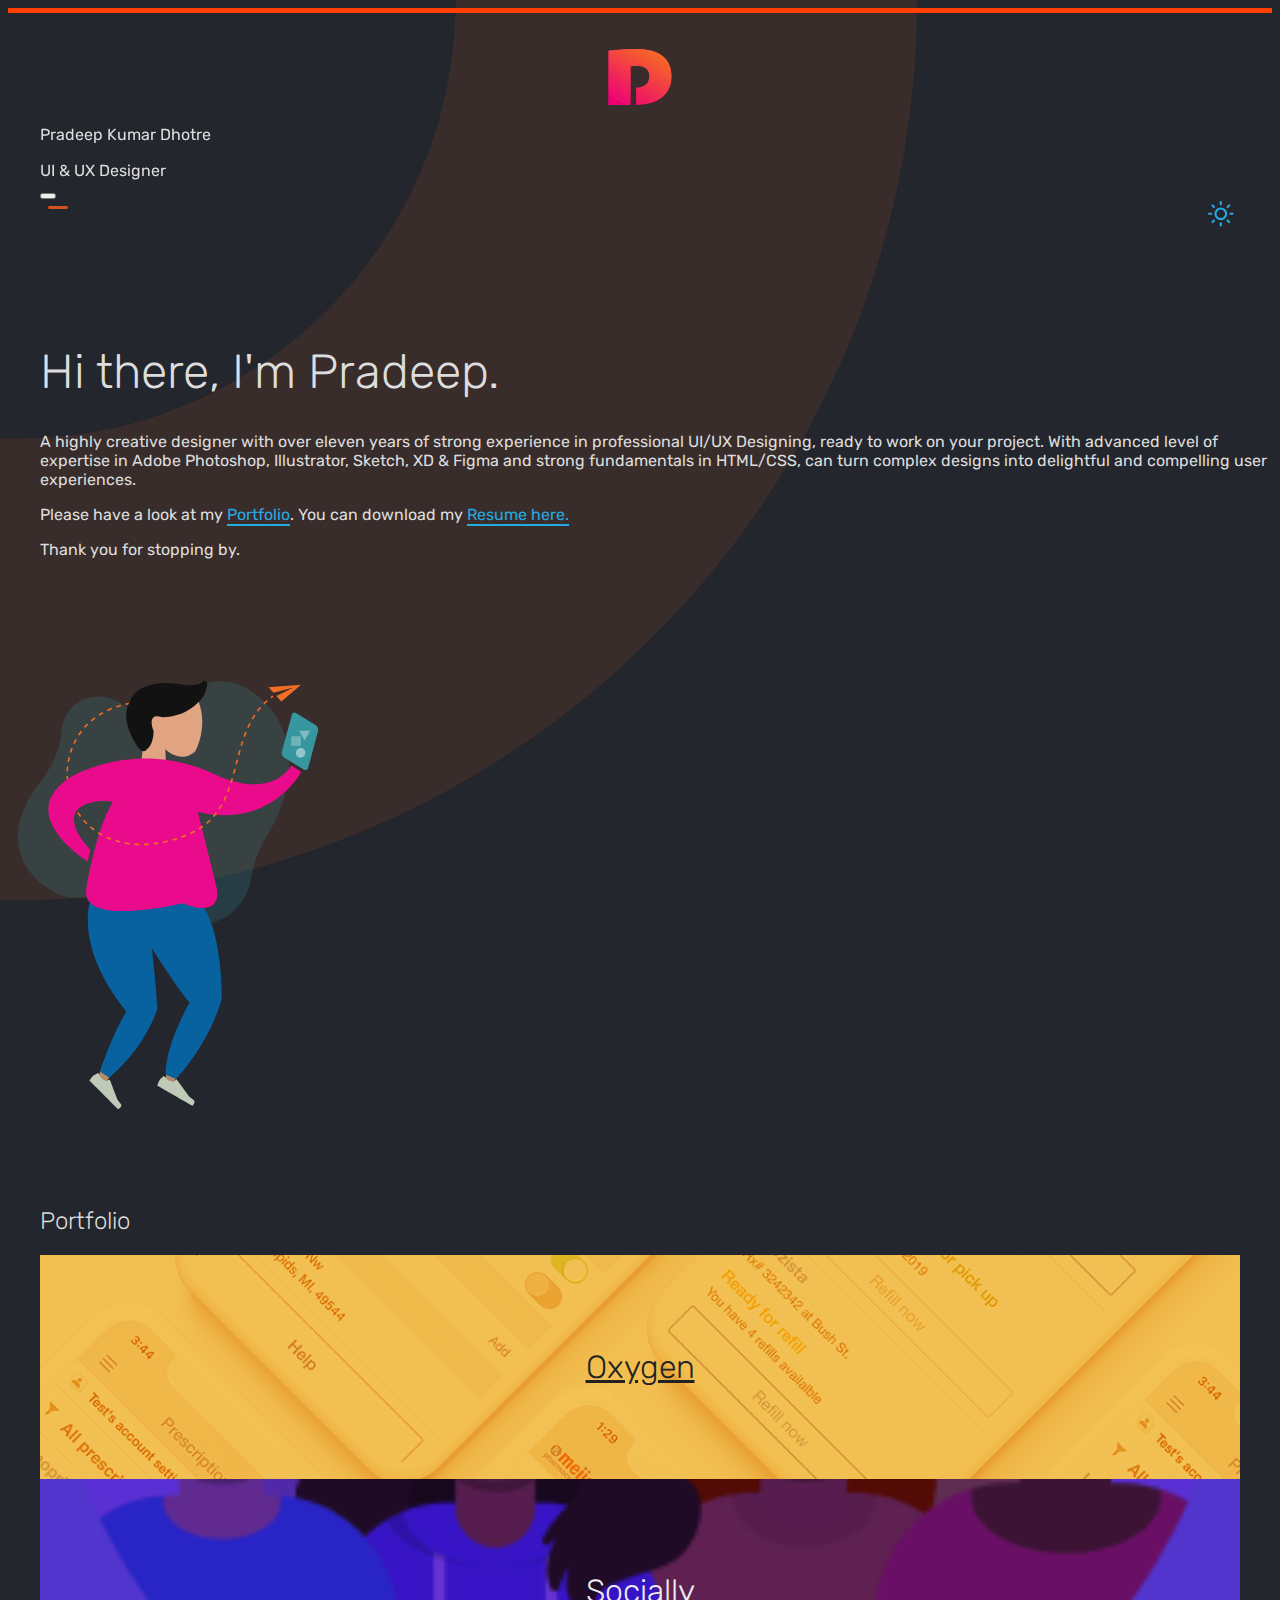
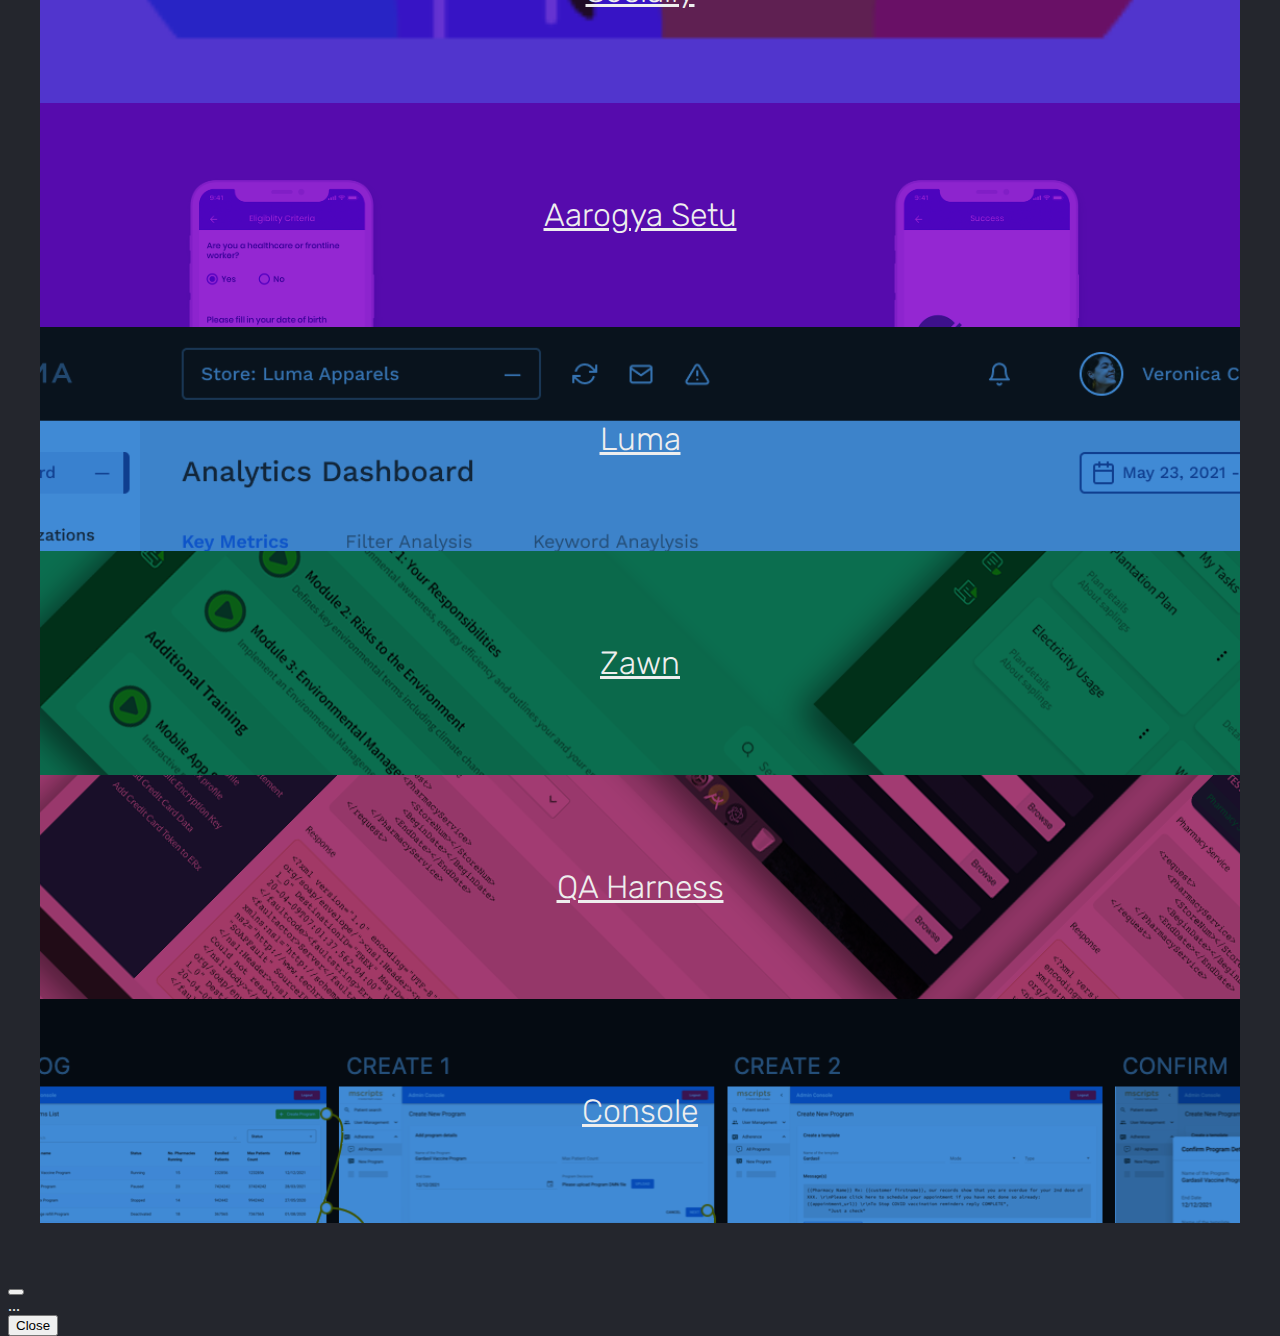
<file: index.html>
<!DOCTYPE html>
<html lang="en">

<head>
    <!-- Global site tag (gtag.js) - Google Analytics -->
    <script async src="https://www.googletagmanager.com/gtag/js?id=UA-77929745-1"></script>
    <script>
    window.dataLayer = window.dataLayer || [];
    function gtag(){dataLayer.push(arguments);}
    gtag('js', new Date());

    gtag('config', 'UA-77929745-1');
    </script>
    <meta charset="utf-8">
    <meta http-equiv="X-UA-Compatible" content="IE=edge">
    <meta name="viewport" content="width=device-width, initial-scale=1">
    <meta
      name="description"
      content="Highly creative designer with over eleven years of strong experience in professional UI/UX Designing, seeking challenging
      opportunities in your team. With an advanced level of expertise in Adobe Photoshop, Illustrator, Sketch, XD & Figma
      and strong fundamentals in HTML/CSS, can turn complex designs into delightful and compelling user experiences."
    />
    <!-- The above 3 meta tags *must* come first in the head; any other head content must come *after* these tags -->
    <title>Pradeep Kumar Dhotre</title>

    <!-- Bootstrap -->
    <link href="https://cdn.jsdelivr.net/npm/bootstrap@5.0.0-beta1/dist/css/bootstrap.min.css" rel="stylesheet" integrity="sha384-giJF6kkoqNQ00vy+HMDP7azOuL0xtbfIcaT9wjKHr8RbDVddVHyTfAAsrekwKmP1" crossorigin="anonymous">

    <!-- Page styles -->
    <!-- <link rel="stylesheet" href="https://fonts.googleapis.com/css?family=Montserrat:400,700" type="text/css"> -->
    <link href="https://fonts.googleapis.com/css?family=Rubik:300,400,400i,500,700&display=swap" rel="stylesheet"> 
    <link rel="stylesheet" href="https://fonts.googleapis.com/icon?family=Material+Icons">
    <link rel="stylesheet" href="assets/css/pdot.css" type="text/css">
    <link rel="stylesheet" href="https://cdn.jsdelivr.net/npm/bootstrap-icons@1.3.0/font/bootstrap-icons.css">

    <!-- HTML5 shim and Respond.js for IE8 support of HTML5 elements and media queries -->
    <!-- WARNING: Respond.js doesn't work if you view the page via file:// -->
    <!--[if lt IE 9]>
      <script src="https://oss.maxcdn.com/html5shiv/3.7.2/html5shiv.min.js"></script>
      <script src="https://oss.maxcdn.com/respond/1.4.2/respond.min.js"></script>
    <![endif]-->

    <link rel="icon" href="assets/img/pdot.svg" type="image/x-icon" />
    <link rel="shortcut icon" href="assets/img/pdot.svg" type="image/x-icon" />      
</head>

<body class="pd-cover dark" id="themeSwitch" data-theme="dark">
    <div class="pd-container container-fluid">
        <nav class="navbar navbar-expand-md pd-header">
            <a class="navbar-brand" href="/pdot/">
                <img class="pd-logo" src="assets/img/pdot.svg" alt="pdot logo" title="logo" />
                <!-- <span class="name">
                    <span>Pradeep Kumar Dhotre</span>   
                    <span>ux @ pdcripts</span>  
                </span> -->
            </a>
            <div class="name">
                <p>Pradeep Kumar Dhotre</p>   
                <p>UI & UX Designer</p> 
                <!-- <p>mcripts</p>    -->
            </div>
            <button class="navbar-toggler" type="button" data-bs-toggle="collapse" data-bs-target="#pdCollapse" aria-controls="pdCollapse" aria-expanded="false" aria-label="Toggle navigation">
                <span class="navbar-toggler-icon">
                        <span></span>
                        <span></span>
                </span>
            </button>
            <div class="collapse navbar-collapse" id="pdCollapse">
                <ul class="navbar-nav">
                    <!-- <li class="nav-item active">
                        <a class="nav-link" href="/">Home <span class="sr-only">(current)</span></a>
                    </li> -->
                    <li class="nav-item">
                        <a class="nav-link" href="#pdPortFolio">Portfolio</a>
                    </li>
                    <li class="nav-item">
                        <a class="nav-link btn btn-primary" href="assets/resume.pdf" target="_blank">Resume</a>
                    </li>
                </ul>
                <div id="toggles">
                    <button role="button" aria-label="Toggle dark" title="Toggle dark" class="toggle-theme btn-theme" onclick="switcher()">
                        <svg xmlns="http://www.w3.org/2000/svg" width="30" height="30" viewBox="0 0 24 24" fill="none" stroke="currentColor" stroke-width="2" stroke-linecap="round" stroke-linejoin="round" class="feather feather-sun" id="theme-icon">
                            <circle cx="12" cy="12" r="5"></circle>
                            <line x1="12" y1="1" x2="12" y2="3"></line>
                            <line x1="12" y1="21" x2="12" y2="23"></line>
                            <line x1="4.22" y1="4.22" x2="5.64" y2="5.64"></line>
                            <line x1="18.36" y1="18.36" x2="19.78" y2="19.78"></line>
                            <line x1="1" y1="12" x2="3" y2="12"></line>
                            <line x1="21" y1="12" x2="23" y2="12"></line>
                            <line x1="4.22" y1="19.78" x2="5.64" y2="18.36"></line>
                            <line x1="18.36" y1="5.64" x2="19.78" y2="4.22"></line>
                        </svg>
                        <svg version="1.1" xmlns="http://www.w3.org/2000/svg" xmlns:xlink="http://www.w3.org/1999/xlink" x="0px" y="0px" width="480px" height="480px" viewBox="0 0 480 480" enable-background="new 0 0 480 480" xml:space="preserve" class="dark-icon">
                            <path d="M233.5,450.5c-44.5,0-87.2-13.4-123.7-38.7c-35.6-24.7-62.7-59-78.4-99.2c-2.5-6.5-1-13.8,3.9-18.8    c4.9-4.9,12.3-6.5,18.8-3.9c21.1,8.3,43.5,12.5,66.4,12.5c100.4,0,182-81.6,182-182c0-22.9-4.2-45.3-12.5-66.4    c-2.5-6.5-1-13.8,3.9-18.8c4.9-4.9,12.3-6.5,18.8-3.9c40.2,15.7,74.5,42.9,99.2,78.4c25.3,36.4,38.7,79.2,38.7,123.7    c0,58-22.6,112.5-63.6,153.4C346,427.9,291.5,450.5,233.5,450.5z M81.7,334.1c12.7,19.1,28.9,35.7,48.1,49    c30.5,21.2,66.4,32.4,103.7,32.4c100.4,0,182-81.6,182-182c0-37.3-11.2-73.2-32.4-103.7c-13.3-19.2-29.9-35.4-49-48.1    c2.3,12.7,3.4,25.7,3.4,38.8c0,58-22.6,112.5-63.6,153.4c-41,41-95.5,63.6-153.4,63.6C107.4,337.5,94.5,336.3,81.7,334.1z"/>
                        </svg>
                    </button>
                </div>
            </div>
        </nav>
        <div class="pd-inner-cont">
            <div class="pd-hero row">
                <div class="pd-intro col-12 col-lg-7 col-md-6">
                    <h1>
                        Hi there, I'm Pradeep.
                    </h1>
                    <p>A highly creative designer with over eleven years of strong experience in professional UI/UX Designing, ready to work on your project. With advanced level of expertise in Adobe Photoshop, Illustrator, Sketch, XD & Figma
                        and strong fundamentals in HTML/CSS, can turn complex designs into delightful and compelling user experiences.
                    </p>
                    <p>Please have a look at my <a class="link" href="#pdPortFolio">Portfolio</a>. You can download my <a class="link" href="assets/resume.pdf" target="_blank">Resume here.</a></p>
                    <p>Thank you for stopping by.</p>
                </div>
                <div class="pd-interface col-12 col-lg-5 col-md-6 text-center">
                    <img src="assets/img/interface.svg" alt="Interface" />
                </div>
            </div>
            <div class="pd-portfolio" id="pdPortFolio">
                <h2>Portfolio</h2>
                <div class="row">
                    <div class="col-lg-3 col-sm-6 pd-project-item oxygen">
                        <a href="oxygen.html" data-bs-remote="oxygen.html" data-bs-target="#theModal" data-bs-toggle="modal" class="oxygen-btn">
                            Oxygen
                        </a>
                    </div>
                    <div class="col-lg-3 col-sm-6 pd-project-item socially">
                        <a href="socially.html" data-bs-remote="socially.html" data-bs-target="#theModal" data-bs-toggle="modal" class="socially-btn">
                            Socially
                        </a>
                    </div>
                    <div class="col-lg-3 col-sm-6 pd-project-item setu">
                        <a href="aarogya-setu.html" data-bs-remote="aarogya-setu.html" data-bs-target="#theModal" data-bs-toggle="modal" class="setu-btn">
                            Aarogya Setu
                        </a>
                    </div>
                    <div class="col-lg-3 col-sm-6 pd-project-item luma">
                        <a href="luma.html" data-bs-remote="luma.html" data-bs-target="#theModal" data-bs-toggle="modal" class="luma-btn">
                            Luma
                        </a>
                    </div>
                    <div class="col-lg-3 col-sm-6 pd-project-item zawn">
                        <a href="#zawn" data-bs-remote="zawn.html" data-bs-target="#theModal" data-bs-toggle="modal" class="zawn-btn">
                            Zawn
                        </a>
                    </div>
                    <div class="col-lg-3 col-sm-6 pd-project-item harness">
                        <a href="#harness" data-bs-remote="harness.html" data-bs-target="#theModal" data-bs-toggle="modal" class="harness-btn">
                            QA Harness
                        </a>
                    </div>
                    <div class="col-lg-3 col-sm-6 pd-project-item console">
                        <a href="#console" data-bs-remote="console.html" data-bs-target="#theModal" data-bs-toggle="modal" class="console-btn">
                            Console
                        </a>
                    </div>
                </div>
            </div>
        </div>
    </div>
    <!-- Modal -->
    <div class="modal fade hide" id="theModal" tabindex="-1" aria-labelledby="exampleModalLabel" aria-hidden="true">
        <div class="modal-dialog modal-xl">
        <div class="modal-content">
            <div class="modal-header">
                <h5 class="modal-title" id="exampleModalLabel"></h5>
                <button type="button" class="btn-close" data-bs-dismiss="modal" aria-label="Close"></button>
            </div>
            <div class="modal-body">
                ...
            </div>
            <div class="modal-footer">
                <button type="button" class="btn btn-secondary" data-bs-dismiss="modal">Close</button>
            </div>
        </div>
        </div>
    </div>
  
    <script src="https://code.jquery.com/jquery-3.5.1.min.js"></script>
    <!-- JavaScript Bundle with Popper -->
    <script src="https://cdn.jsdelivr.net/npm/bootstrap@5.0.0-beta1/dist/js/bootstrap.bundle.min.js" integrity="sha384-ygbV9kiqUc6oa4msXn9868pTtWMgiQaeYH7/t7LECLbyPA2x65Kgf80OJFdroafW" crossorigin="anonymous"></script>
    <script src="assets/js/pdot.js"></script>
    <script>
        $('.setu-btn').on('click',function(){
            $('.modal-body').load('aarogya-setu.html',function(){
                $('#theModal').modal({show:true});
            });
        });
        $('.oxygen-btn').on('click',function(){
            $('.modal-body').load('oxygen.html',function(){
                $('#theModal').modal({show:true});
            });
        });
        $('.zawn-btn').on('click',function(){
            $('.modal-body').load('zawn.html',function(){
                $('#theModal').modal({show:true});
            });
        });
        $('.harness-btn').on('click',function(){
            $('.modal-body').load('harness.html',function(){
                $('#theModal').modal({show:true});
            });
        });
        $('.console-btn').on('click',function(){
            $('.modal-body').load('console.html',function(){
                $('#theModal').modal({show:true});
            });
        });
        $('.socially-btn').on('click',function(){
            $('.modal-body').load('socially.html',function(){
                $('#theModal').modal({show:true});
            });
        });
        $('.luma-btn').on('click',function(){
            $('.modal-body').load('luma.html',function(){
                $('#theModal').modal({show:true});
            });
        });
    </script>
</body>
</html>
</file>
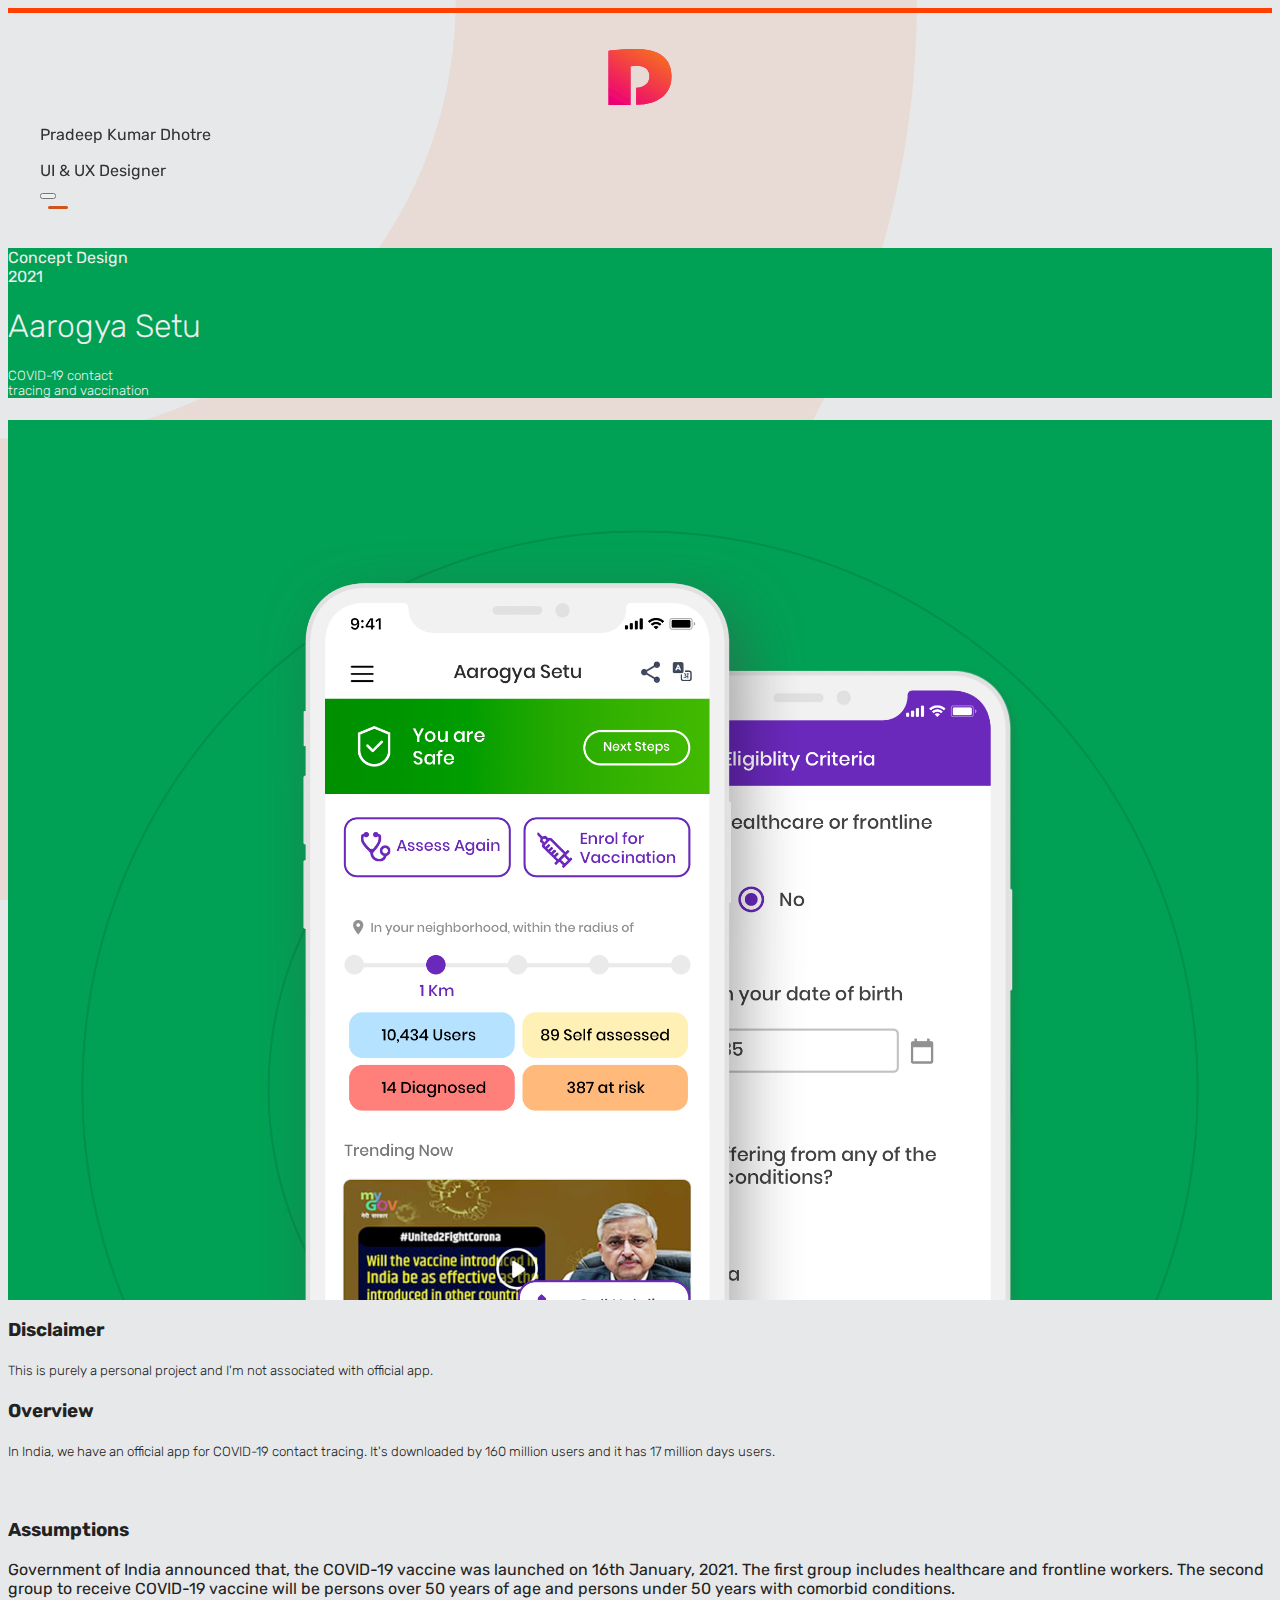
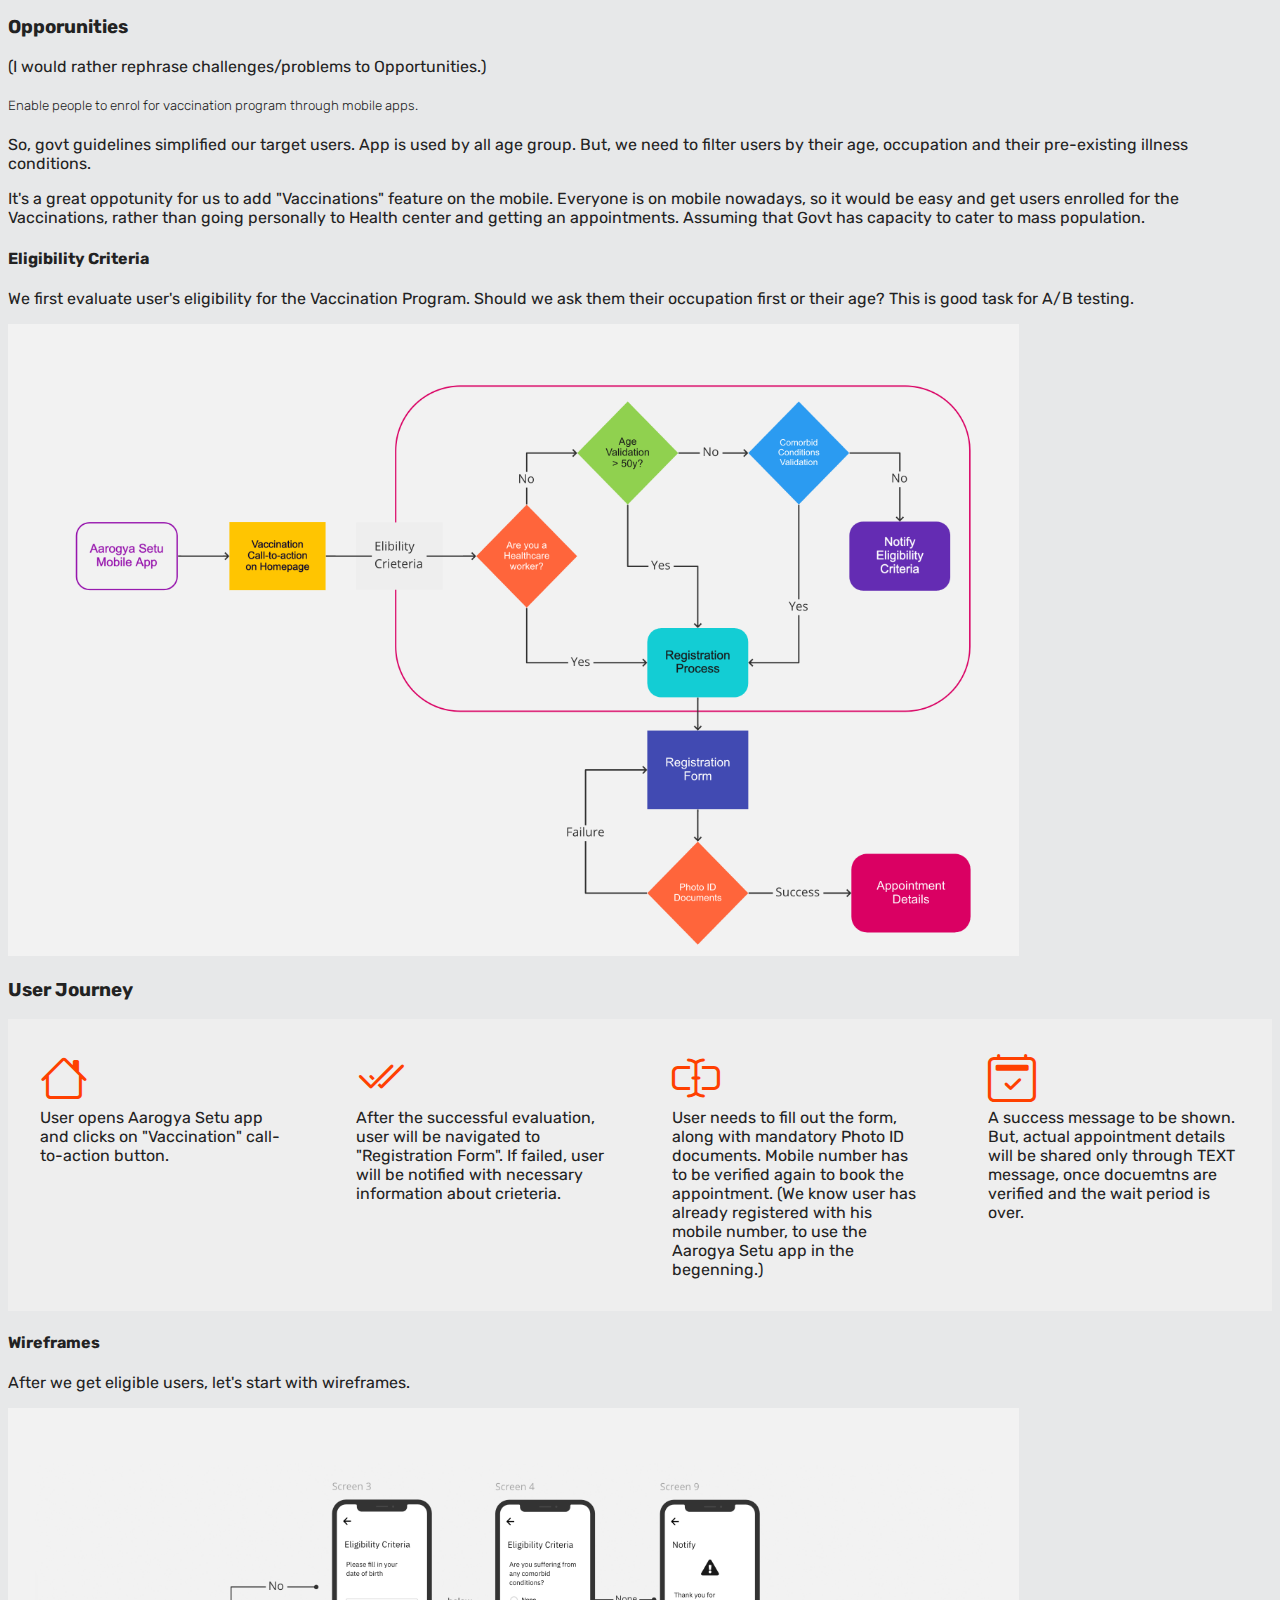
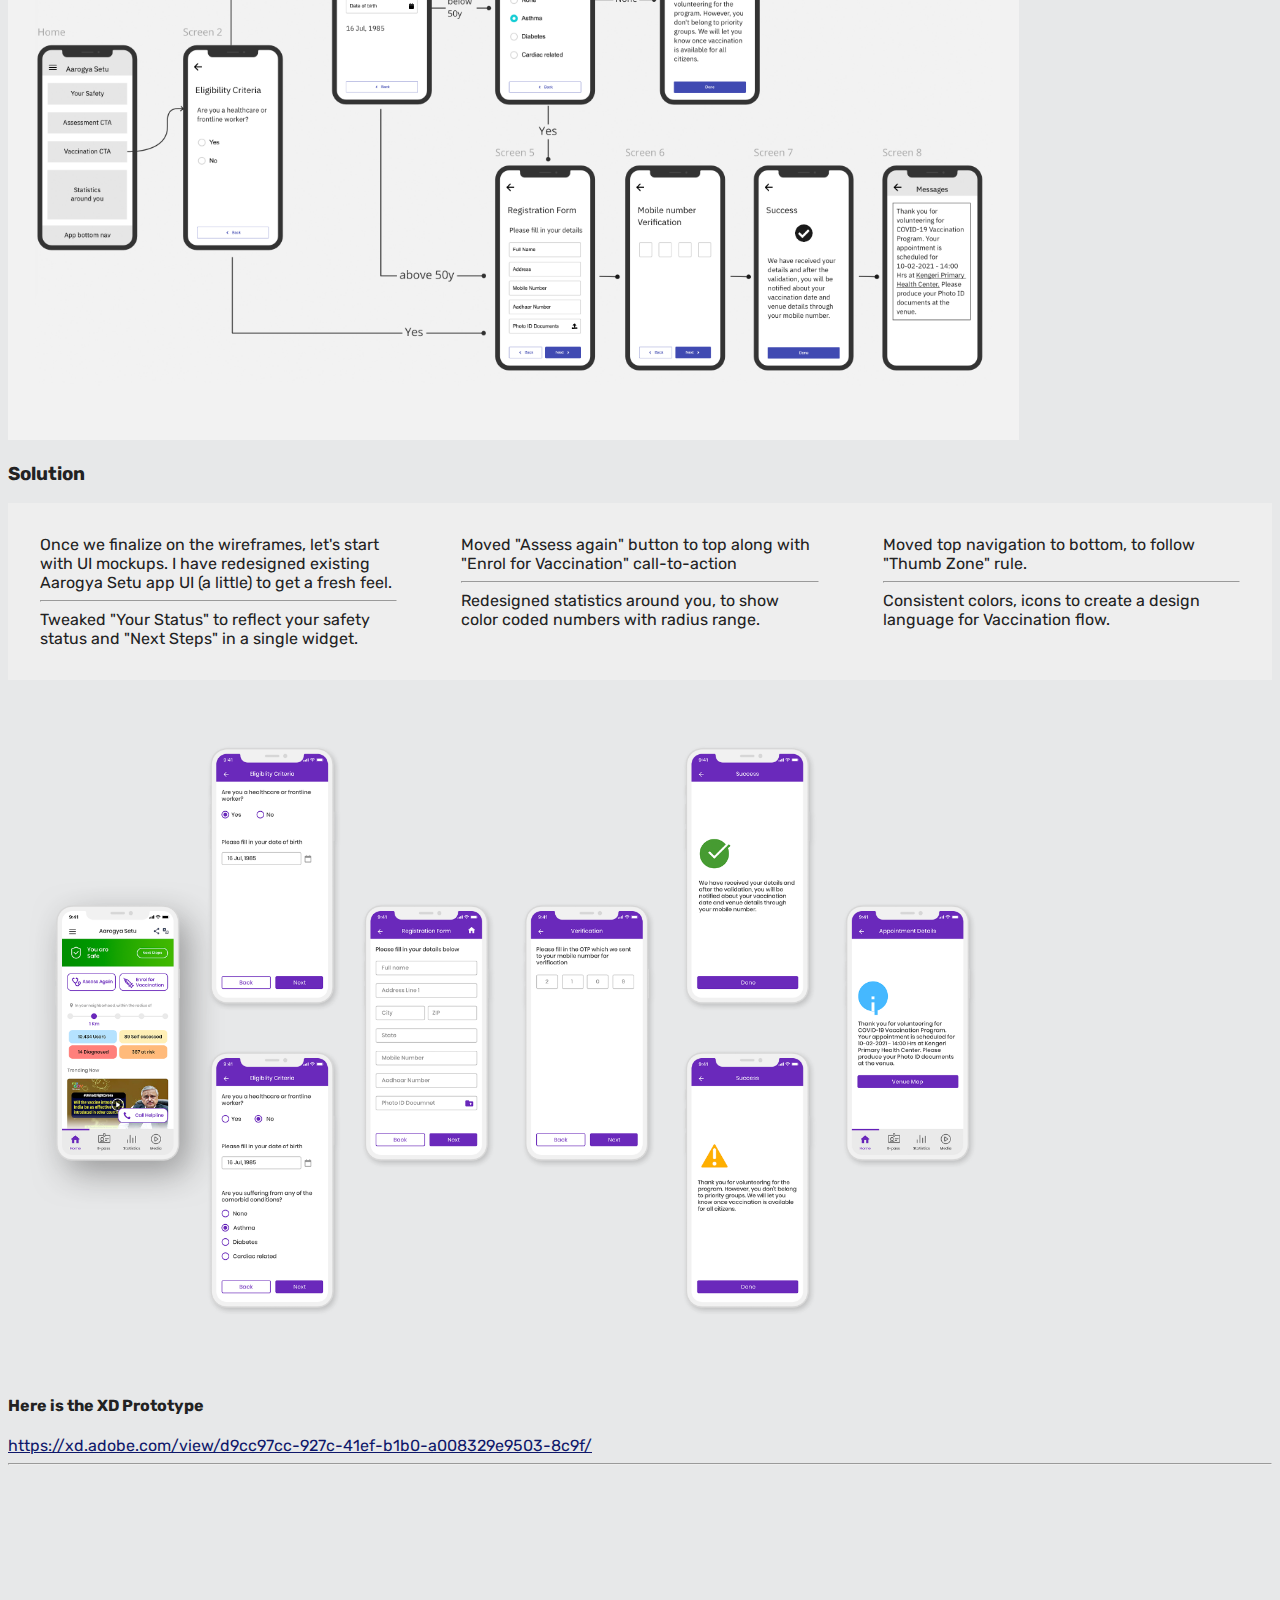
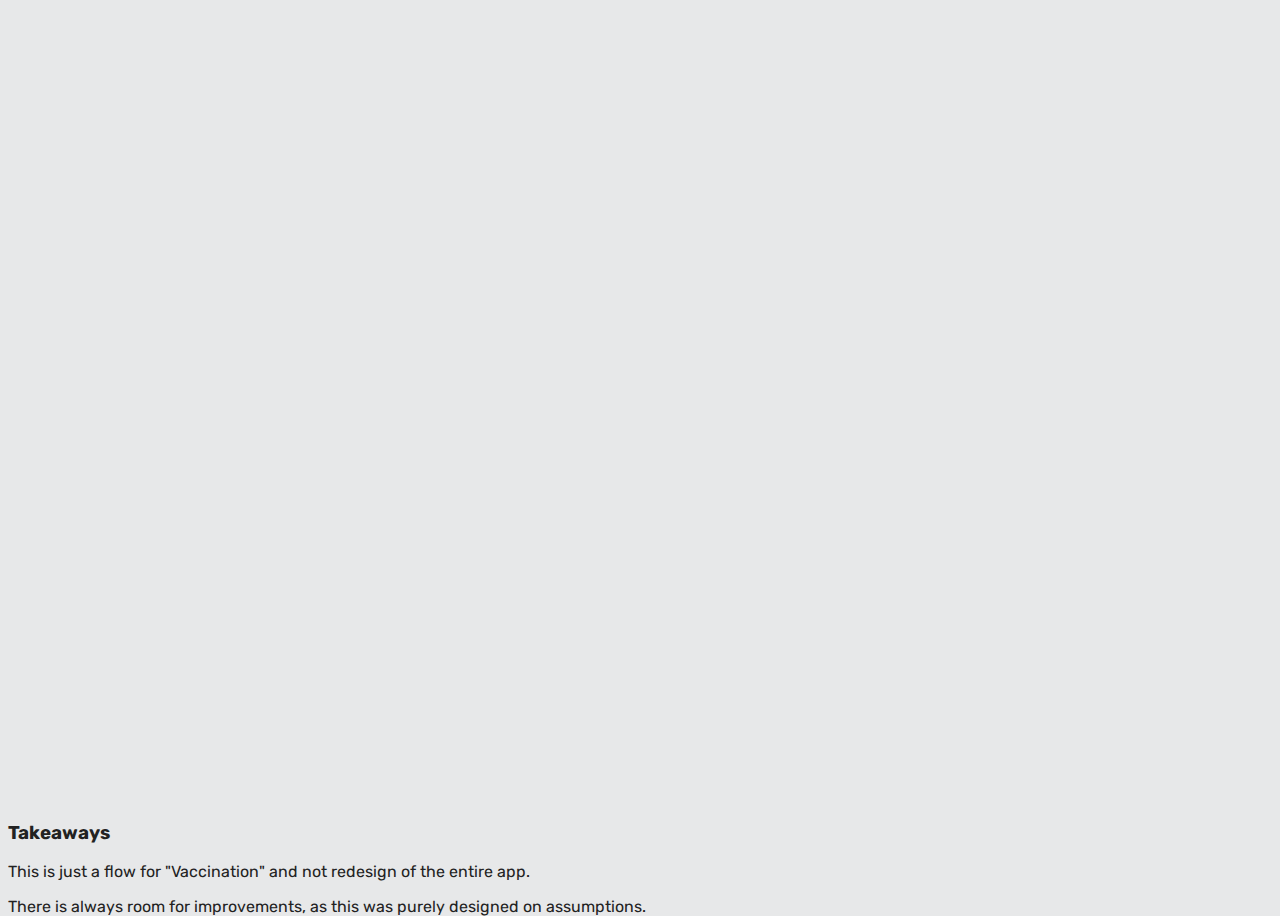
<file: aarogya_setu.html>
<!DOCTYPE html>
<html lang="en">

<head>
    <!-- Global site tag (gtag.js) - Google Analytics -->
    <script async src="https://www.googletagmanager.com/gtag/js?id=UA-77929745-1"></script>
    <script>
    window.dataLayer = window.dataLayer || [];
    function gtag(){dataLayer.push(arguments);}
    gtag('js', new Date());

    gtag('config', 'UA-77929745-1');
    </script>
    <meta charset="utf-8">
    <meta http-equiv="X-UA-Compatible" content="IE=edge">
    <meta name="viewport" content="width=device-width, initial-scale=1">
    <meta
      name="description"
      content="Highly creative designer with over eleven years of strong experience in professional UI/UX Designing, seeking challenging
      opportunities in your team. With an advanced level of expertise in Adobe Photoshop, Illustrator, Sketch, XD & Figma
      and strong fundamentals in HTML/CSS, can turn complex designs into delightful and compelling user experiences."
    />
    <!-- The above 3 meta tags *must* come first in the head; any other head content must come *after* these tags -->
    <title>Aarogya Setu</title>

    <!-- Bootstrap -->
    <link href="https://cdn.jsdelivr.net/npm/bootstrap@5.0.0-beta1/dist/css/bootstrap.min.css" rel="stylesheet" integrity="sha384-giJF6kkoqNQ00vy+HMDP7azOuL0xtbfIcaT9wjKHr8RbDVddVHyTfAAsrekwKmP1" crossorigin="anonymous">

    <!-- Page styles -->
    <!-- <link rel="stylesheet" href="https://fonts.googleapis.com/css?family=Montserrat:400,700" type="text/css"> -->
    <link href="https://fonts.googleapis.com/css?family=Rubik:300,400,400i,500,700&display=swap" rel="stylesheet"> 
    <link rel="stylesheet" href="https://fonts.googleapis.com/icon?family=Material+Icons">
    <link rel="stylesheet" href="assets/css/pdot.css" type="text/css">
    <link rel="stylesheet" href="https://cdn.jsdelivr.net/npm/bootstrap-icons@1.3.0/font/bootstrap-icons.css">

    <!-- HTML5 shim and Respond.js for IE8 support of HTML5 elements and media queries -->
    <!-- WARNING: Respond.js doesn't work if you view the page via file:// -->
    <!--[if lt IE 9]>
      <script src="https://oss.maxcdn.com/html5shiv/3.7.2/html5shiv.min.js"></script>
      <script src="https://oss.maxcdn.com/respond/1.4.2/respond.min.js"></script>
    <![endif]-->

    <link rel="icon" href="assets/img/pdot.svg" type="image/x-icon" />
    <link rel="shortcut icon" href="assets/img/pdot.svg" type="image/x-icon" />      
</head>

<body class="pd-cover light" id="themeSwitch" data-theme="light">
    <div class="pd-container container-fluid">
      <nav class="navbar navbar-expand-md pd-header">
        <a class="navbar-brand" href="/pdot/">
            <img class="pd-logo" src="assets/img/pdot.svg" alt="pdot logo" title="logo" />
        </a>
        <div class="name">
            <p>Pradeep Kumar Dhotre</p>   
            <p>UI & UX Designer</p>
        </div>
        <button class="navbar-toggler" type="button" data-bs-toggle="collapse" data-bs-target="#pdCollapse" aria-controls="pdCollapse" aria-expanded="false" aria-label="Toggle navigation">
            <span class="navbar-toggler-icon">
                    <span></span>
                    <span></span>
            </span>
        </button>
        <div class="collapse navbar-collapse" id="pdCollapse">
            <ul class="navbar-nav">
                <li class="nav-item">
                    <a class="nav-link" href="/pdot/#pdPortFolio">Portfolio</a>
                </li>
                <li class="nav-item">
                    <a class="nav-link btn btn-primary" href="assets/resume.pdf" target="_blank">Resume</a>
                </li>
            </ul>
        </div>
    </nav>
    <div class="pd-inner-cont">
        <div class="row">
            <div class="col-12 p-0">
              <div class="setu-modal">
                  <div class="d-flex justify-content-evenly se-head pt-5 align-items-center">
                    <p class="mt-1">Concept Design <br/>2021</p>
                    <h1 class="display-1">Aarogya Setu</h1>
                    <h5 class="mt-1">COVID-19 contact <br/>tracing and vaccination</h5>
                  </div>
                  <div class="hero d-flex">
                  </div>
                  <div class="p-5">
                    <h3>Disclaimer</h3>
                    <h5>This is purely a personal project and I'm not associated with official app.</h5>
                  </div>
                  <div class="p-5 d-flex">
                    <div class="w-50 p-2">
                      <h3>Overview </h3>
                      <h5>In India, we have an official app for COVID-19 contact tracing. It's downloaded by 160 million users and it has 17 million days users.</h5>
                      <br/>
                      <h3>Assumptions</h3>
                      <p>Government of India announced that, the COVID-19 vaccine was launched on 16th January, 2021. The first group includes healthcare and frontline workers. The second group to receive COVID-19 vaccine will be persons over 50 years of age and persons under 50 years with comorbid conditions. </p>
                    </div>
                    <div class="w-50 p-2">
                      <h3>Opporunities</h3>
                      <p>(I would rather rephrase challenges/problems to Opportunities.)</p>
                      <h5 class="alert alert-info">Enable people to enrol for vaccination program through mobile apps.</h5>
                      <p>So, govt guidelines simplified our target users. App is used by all age group. But, we need to filter users by their age, occupation and their pre-existing illness conditions.</p>
                      <p>It's a great oppotunity for us to add "Vaccinations" feature on the mobile. Everyone is on mobile nowadays, so it would be easy and get users enrolled for the Vaccinations, rather than going personally to Health center and getting an appointments. Assuming that Govt has capacity to cater to mass population.</p>
                    </div>
                  </div>
                  <div class="p-5">
                    <h4>Eligibility Criteria</h4>
                    <p>We first evaluate user's eligibility for the Vaccination Program. Should we ask them their occupation first or their age? This is good task for A/B testing.</p> 
                    <img src="https://cdpradeep.github.io/pdot/assets/img/eligibility_criteria.png" class="w-100" alt="Eligibility Criteria" title="Eligibility Criteria" />
                    
                    <div class="pt-5 role">
                      <h3>User Journey</h3>
                      <ul>
                        <li><i class="bi-house"></i> <br/> User opens Aarogya Setu app and clicks on "Vaccination" call-to-action button.</li>
                        <li><i class="bi-check2-all"></i> <br/> After the successful evaluation, user will be navigated to "Registration Form". If failed, user will be notified with necessary information about crieteria.</li>
                        <li><i class="bi-input-cursor-text"></i> <br/> User needs to fill out the form, along with mandatory Photo ID documents. Mobile number has to be verified again to book the appointment. (We know user has already registered with his mobile number, to use the Aarogya Setu app in the begenning.)</li>
                        <li><i class="bi-calendar2-check"></i> <br/> A success message to be shown. But, actual appointment details will be shared only through TEXT message, once docuemtns are verified and the wait period is over.</li>
                      </ul>
                    </div>
                    <h4 class="pt-5">Wireframes</h4>
                      <p>After we get eligible users, let's start with wireframes.</p>
                      <img src="https://cdpradeep.github.io/pdot/assets/img/wireframes_journey.png" class="w-100" alt="User Journey" title="User Journey" />
                  </div>
                  
                  <div class="solution px-5">
                      <h3>Solution</h3>
                      <ul>
                        <li>Once we finalize on the wireframes, let's start with UI mockups. I have redesigned existing Aarogya Setu app UI (a little) to get a fresh feel.
                        <hr>Tweaked "Your Status" to reflect your safety status and "Next Steps" in a single widget.</li>        
                        
                        <li>Moved "Assess again" button to top along with "Enrol for Vaccination" call-to-action        
                          <hr>
                          Redesigned statistics around you, to show color coded numbers with radius range.   </li> 

                        <li>Moved top navigation to bottom, to follow "Thumb Zone" rule.      
                        <hr>
                        Consistent colors, icons to create a design language for Vaccination flow.</li> 
                      </ul>
                      <img src="https://cdpradeep.github.io/pdot/assets/img/UI_mockups_Setu.png" class="w-100" alt="UI Mockups" title="UI Mockups" />
                    
                      <h4>Here is the XD Prototype</h4>
                      <a href="https://xd.adobe.com/view/d9cc97cc-927c-41ef-b1b0-a008329e9503-8c9f/" target="_blank"> https://xd.adobe.com/view/d9cc97cc-927c-41ef-b1b0-a008329e9503-8c9f/</a>
                      <hr>
                      <div class="text-center">
                        <iframe width="428" height="926" src="https://xd.adobe.com/embed/d9cc97cc-927c-41ef-b1b0-a008329e9503-8c9f/" frameborder="0" allowfullscreen></iframe>
                      </div>
                    </div>
                    
                  <div class="p-5 results">
                    <h3>Takeaways </h3>
                    <p>This is just a flow for "Vaccination" and not redesign of the entire app.</p>
                    <p>There is always room for improvements, as this was purely designed on assumptions.</p>
                  </div>
              </div>
            </div>
          </div>
        </div>
    <script src="https://code.jquery.com/jquery-3.5.1.min.js"></script>
    <!-- JavaScript Bundle with Popper -->
    <script src="https://cdn.jsdelivr.net/npm/bootstrap@5.0.0-beta1/dist/js/bootstrap.bundle.min.js" integrity="sha384-ygbV9kiqUc6oa4msXn9868pTtWMgiQaeYH7/t7LECLbyPA2x65Kgf80OJFdroafW" crossorigin="anonymous"></script>
    <script src="assets/js/pdot.js"></script>
</body>
</html>
</file>
<file: assets/css/pdot.css>
html{
    height: 100%;
    min-height: 100%;
    scroll-behavior: smooth;
}
body{
    font-family: "Rubik", Arial, Helvetica, sans-serif;
    /* transition: linear 500ms ease-in 500ms; */
    background: transparent url('../img/chord.svg') no-repeat left top;
    background-attachment: fixed;
    background-size: cover;
    border-top: 5px solid #ff4000 ;
}
h1, h2, h3 h4, h5, h6{
    font-weight: 100;
}
.light {
    --bg-color: #e7e8e9;
    --color-primary: #0060df;
    --color-secondary: #fbfbfe;
    --color-accent: #ff4000;
    --font-color: #333333;
    --link-color: #0f186a;
    --border-color: #bbbbbb;
    --oxygen: #E7941e;
    --zawn: #0b6e4f;
    --harness: #a23b72;
    --console: #408ad5;
    --contrast-link-1: #222222;
    --contrast-link-2: #eeeeee;
    --setu: #00A154;
    --socially: #6935DB;
    --luma: #3B72AB;
 }
 .dark {
    --bg-color: #24262d;
    --color-primary: #17ed90;
    --color-secondary: #243133;
    --color-accent: #ff4000;
    --font-color: #dddddd;
    --link-color: #25aae2;
    --border-color: #666666;
    --oxygen: #E7941e;
    --zawn: #0b6e4f;
    --harness: #a23b72;
    --console: #408ad5;
    --contrast-link-1: #222222;
    --contrast-link-2: #eeeeee;
    --setu: #00A154;
    --socially: #6935DB;
    --luma: #3B72AB;
 }
.pd-cover{
    /* -webkit-animation: fadein 500ms; /* Safari, Chrome and Opera > 12.1 */
    /* -moz-animation: fadein 500ms; Firefox < 16 */
    /* -pd-animation: fadein 500ms; Internet Explorer */
    /* animation: fadein 500ms;  */
    /* background: transparent url('../img/pd_me_blend.png') top right no-repeat; */
    background-size: contain;
} 
.pd-cover.dark{
    background-color: var(--bg-color);
    color: var(--font-color);
    transition: background .2s ease-in-out;
}
.pd-cover.light{
    background-color: var(--bg-color);
    background-size: contain;
    color: var(--font-color);
    transition: background .2s ease-in-out;
}
.pd-cover.dark a, .pd-cover.dark a:active, .pd-cover.dark a:link, .pd-cover.dark a:focus{
    color: var(--link-color);
    display: inline;
}
.pd-cover.dark a:hover, .pd-cover.dark .navbar .nav-item.active a{
    color: var(--link-color);
    /* border-block: 1px solid; */
}
.pd-cover.light a, .pd-cover.light a:active, .pd-cover.light a:link, .pd-cover.light a:focus{
    color: var(--link-color);
    display: inline;
}
.pd-cover.light a:hover, .pd-cover.light .navbar .nav-item.active a{
    color: var(--link-color);
    /* border-block: 1px solid; */
}
.navbar{
    /* text-transform: uppercase; */
    font-weight: 400;
    padding: 2rem;
}
.navbar ul{
    margin: 0 auto;
}
.navbar ul li a{
    margin: 1em;
    text-align: center;
}
.navbar .navbar-brand{
    display: flex !important;
    justify-content: space-evenly;
    align-items: center;
    border-block: unset !important;
}
.pd-logo{
    display: block;
    width: 4rem;
    height: 4rem;
}

/* Theme Switch Toggle - Start*/
#toggles *, #toggles *:before, #toggles *:after{
/*transition*/
    -webkit-transition:.25s ease-in-out;
    -moz-transition:.25s ease-in-out;
    -o-transition:.25s ease-in-out;
    transition:.25s ease-in-out;
}
#toggles{
    width: 100%;
    /* margin: 1rem 3rem 0 0; */
    /* font-size: 0.75em;   */
    text-align: right;  
    justify-content: center
}
#toggles svg{
    width: 1.6rem;
    height: 1.6rem;
}
#toggles > a:hover{
    border: 0 none;
}
.pd-cover.dark #toggles .light-icon, .pd-cover.light #toggles .dark-icon{
    /* text-align: right !important; */
    /* padding-right: 5px; */
    display: block;
}
.pd-cover.dark #toggles .dark-icon, .pd-cover.light #toggles .light-icon{
    display: none;
}
.pd-cover.light #toggles .dark-icon:nth-child(1){
    display: none;
}
/* Theme Switch Toggle - End*/

.pd-cover a.btn {
    border: none;
    background: none;
    /* padding: 0.65em ; */
    display: inline-block;
    /* margin: 15px 30px; */
    text-transform: uppercase;
    outline: none;
    position: relative;
    -webkit-transition: ease-out 0.1s;
    -moz-transition: ease-out 0.1s;
    transition: ease-out 0.1s;
}
.pd-cover.dark a.btn:hover{
    border-block: unset !important;
    color: #24262d;
}
.pd-cover.light a.btn:hover{
    border-block: unset !important;
    color: #e7e8e9;
}
.pd-cover a.btn::after {
    content: '';
    position: absolute;
    z-index: -1;
    -webkit-transition: ease-out 0.1s;
    -moz-transition: ease-out 0.1s;
    transition: ease-out 0.1s;
}
.pd-cover.dark a.btn-1c:hover::after, .pd-cover.dark .btn-1c:active::after,
.pd-cover.light a.btn-1c:hover::after, .pd-cover.light .btn-1c:active::after {
    width: 100%;
    border-block: unset !important;
}
.pd-cover.dark a.btn-1c::after {
    width: 0%;
    height: 100%;
    top: 0;
    left: 0;
    background: #fff;
    border-radius: 3px;
}
.pd-cover.light a.btn-1c::after {
    width: 0%;
    height: 100%;
    top: 0;
    left: 0;
    background: #24262d;
    border-radius: 3px;
}
a.btn-primary{
    background-color: #30BCED !important;
    color: #24262d !important;
}
a.btn-secondary{
    background-color: unset !important;
    color: var(--link-color) !important;
    border: 2px solid var(--color-primary);
}
a.link{
    text-decoration: none;
    border-bottom: 2px solid var(--link-color);
}
a.link:hover{
    text-decoration: none;
}

/* @keyframes fadein {
    0% { opacity: 0; transform: translateY(20px); }
    100%   { opacity: 1; transform: translateY(0); }
}*/
  .btn-theme{
      color: var(--link-color);
      background-color: transparent;
      border: 0 none;
  }

.pd-intro{
    margin: 5rem 0 ;
    padding-left: 2rem ;
}
.pd-intro h1{
    font-size: 3rem;
}

/* Hamburger Icon Animation */
.navbar-toggler-icon{
    width: 30px;
    height: 24px;
    position: relative;
    margin: 10px 0 0 0;
    -webkit-transform: rotate(0deg);
    -moz-transform: rotate(0deg);
    -o-transform: rotate(0deg);
    transform: rotate(0deg);
    -webkit-transition: .1s ease-in-out;
    -moz-transition: .1s ease-in-out;
    -o-transition: .1s ease-in-out;
    transition: .1s ease-in-out;
}
.navbar-toggler-icon span {
    display: block;
    position: absolute;
    height: 3px;
    width: 100%;
    background: #d3531a;
    border-radius: 10px;
    opacity: 1;
    left: 0;
    -webkit-transform: rotate(0deg);
    -moz-transform: rotate(0deg);
    -o-transform: rotate(0deg);
    transform: rotate(0deg);
    -webkit-transition: .1s ease-in-out;
    -moz-transition: .1s ease-in-out;
    -o-transition: .1s ease-in-out;
    transition: .1s ease-in-out;
  }
.navbar-toggler-icon:hover span:nth-child(2){
    transform: scaleX(1.5);
}
.navbar-toggler-icon:hover span:nth-child(1){
    transform: scaleX(0.6);
}
.navbar-toggler-icon span:nth-child(1) {
    top: 0px;
    -webkit-transform-origin: left center;
    -moz-transform-origin: left center;
    -o-transform-origin: left center;
    transform-origin: left center;
}

.navbar-toggler-icon span:nth-child(2) {
    top: 10px;
    width: 20px;
    -webkit-transform-origin: left center;
    -moz-transform-origin: left center;
    -o-transform-origin: left center;
    transform-origin: left center;
}

.navbar-toggler-icon.open span:nth-child(1) {
    -webkit-transform: rotate(45deg);
    -moz-transform: rotate(45deg);
    -o-transform: rotate(45deg);
    transform: rotate(45deg);
    top: -8px;
    left: 4px;
}

.navbar-toggler-icon.open span:nth-child(2) {
    -webkit-transform: rotate(-45deg);
    -moz-transform: rotate(-45deg);
    -o-transform: rotate(-45deg);
    transform: rotate(-45deg);
    top: 13px;
    left: 3px;
    width: 30px;
}
.pd-interface img{
    height: 30rem;
    animation-name: floating;
    animation-duration: 5s;
    animation-iteration-count: infinite;
    animation-timing-function: ease-in-out;
    margin: 1rem 0;
}
@keyframes floating {
    from { transform: translate(0,  0px); }
    65%  { transform: translate(0, 40px); }
    to   { transform: translate(0, -0px); }    
}

.pd-portfolio{
    padding: 2rem;
}
.pd-portfolio .row > *{
    padding: 0;
    margin: 0;
}
.pd-portfolio .pd-project-item a{
    background-position: top center;
    background-repeat: no-repeat;
    background-size: 125%;
    display: flex !important;
    width: 100%;
    height: 14rem;
    align-items: center;
    justify-content: center;
    font-size: 2rem;
    font-weight: 100;
    color: var(--contrast-link-1);
}

.pd-portfolio .pd-project-item.setu a{
    background-image:url('../../assets/img/UI_mockups_Setu.png');    
    background-color: #560bad ;
    background-blend-mode: soft-light;
    color: var(--contrast-link-2);
    text-align: center;
}
.pd-portfolio .pd-project-item.oxygen a{
    background-image:url('../../assets/img/oxygen_mobile_app.png');    
    background-color:  var(--oxygen) ;
    background-blend-mode: soft-light;
    color: var(--contrast-link-1);
}
.pd-portfolio .pd-project-item.zawn a{
    background-image:url('../../assets/img/zawn.png');
    background-color:  var(--zawn) ;
    background-blend-mode: multiply;
    color: var(--contrast-link-2);
}
.pd-portfolio .pd-project-item.harness a{
    background-image:url('../../assets/img/harness.png');
    background-color:  var(--harness) ;
    background-blend-mode: multiply;
    color: var(--contrast-link-2);
}
.pd-portfolio .pd-project-item.console a{
    background-image:url('../../assets/img/console.png');
    background-color:  var(--console) ;
    background-blend-mode: multiply;
    color: var(--contrast-link-2);
}
.pd-portfolio .pd-project-item.socially a{
    background-image:url('../../assets/img/socially.png');
    background-color:  var(--socially) ;
    background-blend-mode: multiply;
    color: var(--contrast-link-2);
    background-position: center;
}
.pd-portfolio .pd-project-item.luma a{
    background-image:url('../../assets/img/luma.png');
    background-color:  var(--console) ;
    background-blend-mode: multiply;
    color: var(--contrast-link-2);
}
.oxygen-modal{
    color: var(--contrast-link-1);
}
.ox-head{
    background-color: var(--oxygen);
}
.zw-head{
    background-color:var(--zawn);
    color: var(--contrast-link-2);
}
.hr-head{
    background-color:var(--harness);
    color: var(--contrast-link-2);
}
.co-head{
    background-color:var(--console);
    color: var(--contrast-link-2);
}
.oxygen-modal img{
    width: 80%;
}
.modal-body{
    padding: unset;
    /* background-color: var(--oxygen);  */
}
.modal-header{
    border-bottom: 0;
}
.modal-body .col-12{
    padding:0;
}
.oxygen-modal .modal-header{
    background-color: var(--oxygen);
}
.oxygen-modal .hero{
    background: url('../../assets/img/final_oxygen_hero.png') top center no-repeat;
    background-size: cover;
    background-color: var(--oxygen);
    min-height: 55rem;
    /* display: flex;
    justify-content: stretch; */
    flex-direction: row;
    justify-content: space-evenly;
}
/* .oxygen-modal .hero h1{
    position: relative;
    top: 25rem;
    left: 2rem;
    /* font-size: 4rem; */
/*}
.oxygen-modal .hero p{
    position: relative;
    top: 25rem;
    left: 2rem;
}
.oxygen-modal .hero h5{
    position: relative;
    top: 25rem;
    left: 2rem;
} */
.oxygen-modal .role ul, .oxygen-modal .results ul, .oxygen-modal .solution ul {
    display: flex;
    list-style: none;
    flex-direction: row;
    justify-content: stretch;
    padding: 0;
}
.oxygen-modal .role ul li, .oxygen-modal .results ul li, .oxygen-modal .solution ul li{
    width: 25%;
    background-color: #eee;
    /* margin: 2rem; */
    padding: 2rem;
}
.oxygen-modal .solution ul li{
    width: 50%;
}
.oxygen-modal .role i, .oxygen-modal .results i{
    font-size: 3rem;
    /* text-align: center; */
    color: var(--color-accent);
}
.setu-modal{
    color: var(--contrast-link-1);
}
.se-head{
    background-color:var(--setu);
    color: var(--contrast-link-2);
}
.setu-modal img{
    width: 80%;
}
.setu-modal .modal-header{
    background-color: var(--setu);
}
.setu-modal .hero{
    background: url('../../assets/img/aarogya_setu.png') top center no-repeat;
    background-size: cover;
    background-color: var(--setu);
    min-height: 55rem;
    /* display: flex;
    justify-content: stretch; */
    flex-direction: row;
    justify-content: space-evenly;
}
.setu-modal .role ul, .setu-modal .results ul, .setu-modal .solution ul {
    display: flex;
    list-style: none;
    flex-direction: row;
    justify-content: stretch;
    padding: 0;
}
.setu-modal .role ul li, .setu-modal .results ul li, .setu-modal .solution ul li{
    width: 25%;
    background-color: #eee;
    /* margin: 2rem; */
    padding: 2rem;
}
.setu-modal .solution ul li{
    width: 50%;
}
.setu-modal .role i, .oxygen-modal .results i{
    font-size: 3rem;
    /* text-align: center; */
    color: var(--color-accent);
}
.soc-head{
    background-color:var(--socially);
    color: var(--contrast-link-2);
}
.luma-head{
    background-color:var(--luma);
    color: var(--contrast-link-2);
}

@media screen and (min-width: 768px){
    .navbar .name{
        width: 100%;
    }
    .navbar .name p{
        clear: both; 
        display: block;
        line-height: 1.25rem;
        margin-bottom: 0;
    }
    .navbar-nav{
        display: none;
    }
    .navbar-collapse{
        justify-content: end;
    }
    .pd-header {
        position: sticky;
        top: 0;
        z-index: 1030;
    }
    .pd-header.scrolled {
        background-color: var(--bg-color);
        transition: background-color .2s ease-in-out;
        height: 4rem;
        box-shadow: 0rem 0.5rem 1rem rgba(0, 0, 0, 0.1);
        /* border-bottom: 2px solid #ff4000 ; */
      }
      .pd-header.scrolled .pd-logo{
          width:2rem;
          transform: scale(1);
      }
      .pd-header.scrolled .name{
          display: none;
      }
      .pd-header.scrolled .navbar-nav{
          display: inline-flex;
          width: 30rem;
      }
    .pd-cover .pd-container{
        /* height: 100vh; 
        display: flex;
        justify-content: center;
        align-items: center; */
        padding: 0px;
    }   
    .row{
        margin: 0px;
    }
}
@media screen and (max-width: 767px){
    .pd-cover.dark .navbar{
        /* background: #24262d; */
        /* border-radius: 0px 0px 10px 10px;  */
        border-bottom: 1px solid var(--border-color);
    }
    .navbar{
        padding: 1rem 0.1rem;
        border-bottom: 1px solid var(--border-color);
    }
    .navbar .name p{
        line-height: 1.25em;
        margin-bottom: 0;
    }
    .navbar .navbar-collapse#pdCollapse{
        margin-top: 0.5rem;
        padding: 0px;
    }
    .navbar .navbar-collapse#pdCollapse li a{
        display: block;
        text-align: center;
        padding: 0.5em;
        margin: 0px;
    }
    #toggles{
        margin: 1rem auto 0 auto;
    }
    #toggles button{
        display: flex;
        justify-content: center;
        outline: 0 none;
        width: 100%;
    }
    .pd-header {
        position: unset;
    }
    .pd-intro{
        margin: 2rem 0 0 0;
        padding: 1rem;
    }
    .pd-interface img{
        /* margin-right: 7vh; */
        margin: 0px;
        padding: 0px;
    }
    .pd-portfolio .pd-project-item a{
        background-size: 200%;
        height: 10rem;
    }
    .modal-body .col-12{
        padding: 0 0.75rem;
    }
    .oxygen-modal .role ul, .oxygen-modal .results ul, .oxygen-modal .solution ul {
        flex-direction: column;
    }
    .oxygen-modal .role ul li, .oxygen-modal .results ul li, .oxygen-modal .solution ul li{
        width: 100%;
    }
    .oxygen-modal .solution ul li{
        width: 100%;
    }
}
</file>
